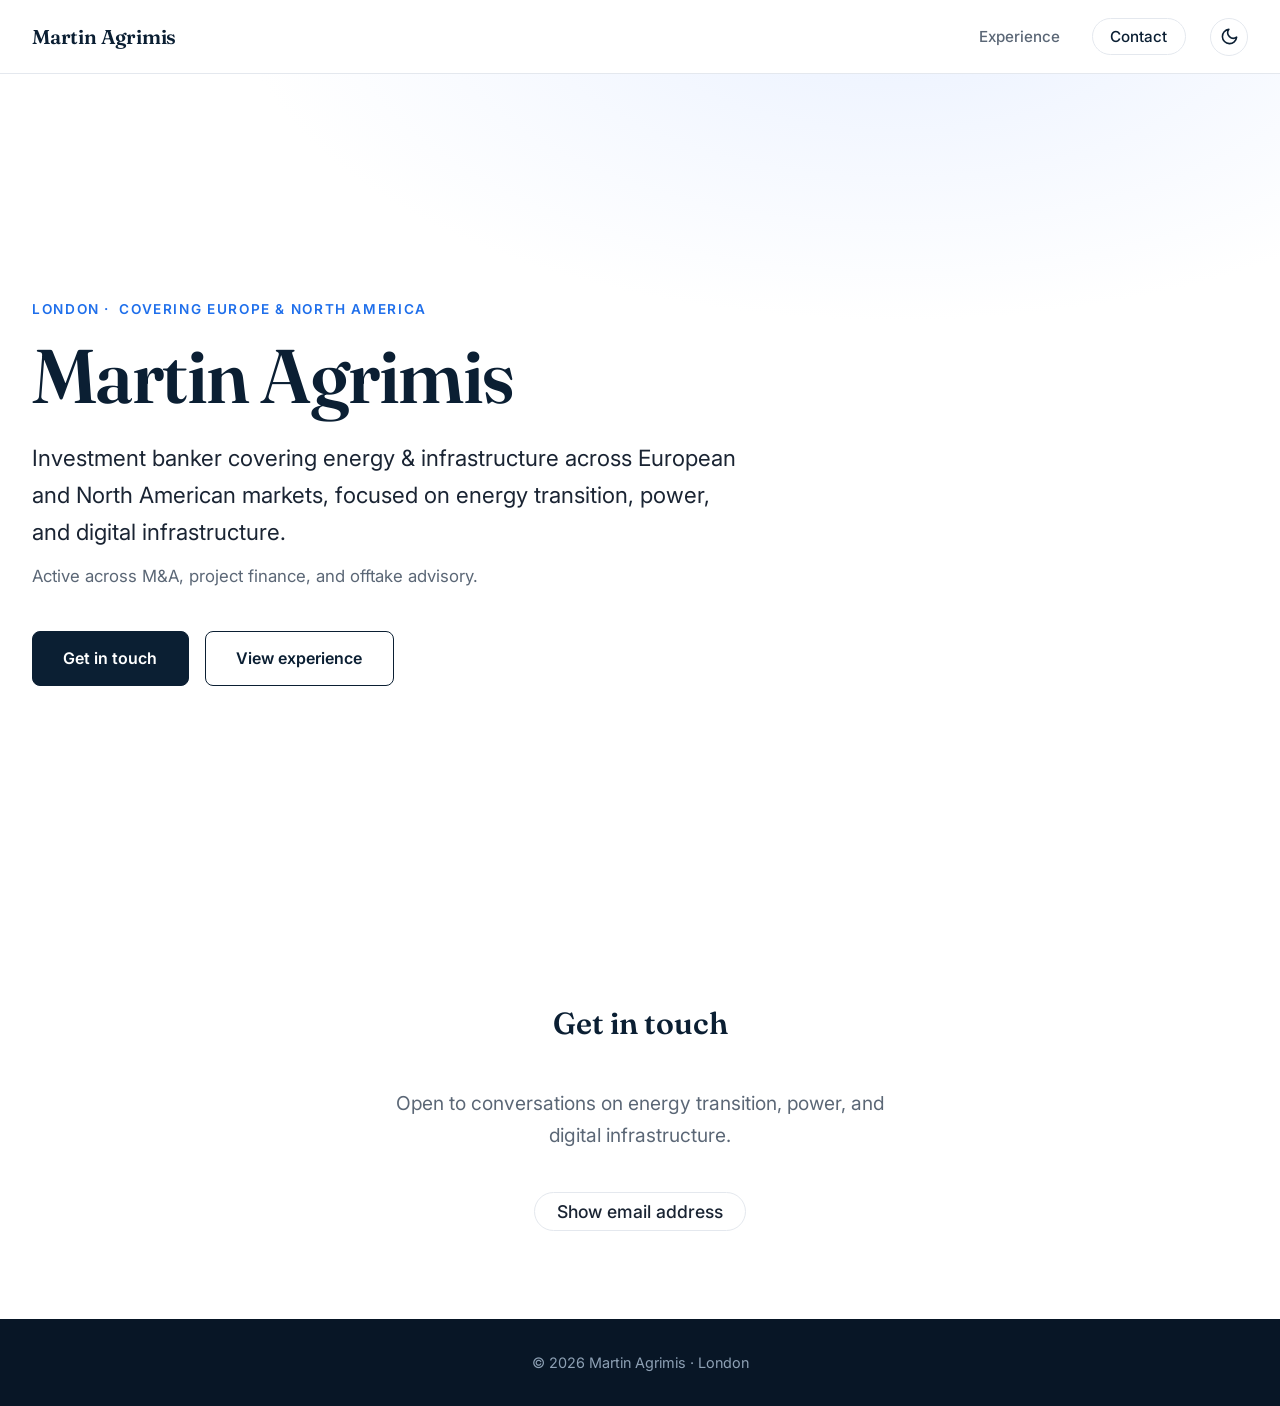
<file: index.html>
<!DOCTYPE html>
<html lang="en">
<head>
  <meta charset="UTF-8" />
  <meta name="viewport" content="width=device-width, initial-scale=1.0" />
  <meta name="theme-color" content="#ffffff" id="theme-color-meta" />
  <title>Martin Agrimis</title>
  <link rel="icon" href="data:image/svg+xml,<svg xmlns='http://www.w3.org/2000/svg' viewBox='0 0 100 100'><text y='.9em' font-size='90'>⚡</text></svg>" />
  <meta name="description" content="Martin Agrimis — investment banker covering energy, power, and digital infrastructure across European and North American markets." />

  <!-- Open Graph / social link previews (iMessage, Slack, LinkedIn, etc.) -->
  <meta property="og:type" content="website" />
  <meta property="og:site_name" content="Martin Agrimis" />
  <meta property="og:title" content="Martin Agrimis" />
  <meta property="og:description" content="Investment banker covering energy & infrastructure across European and North American markets — energy transition, power, and digital infrastructure." />
  <meta property="og:url" content="https://www.martinagrimis.com/" />
  <meta property="og:image" content="https://www.martinagrimis.com/og-image.jpg" />
  <meta property="og:image:width" content="1200" />
  <meta property="og:image:height" content="630" />
  <meta property="og:image:alt" content="Martin Agrimis — Energy & Infrastructure Finance" />
  <meta name="twitter:card" content="summary_large_image" />
  <meta name="twitter:title" content="Martin Agrimis" />
  <meta name="twitter:description" content="Investment banker — energy, power & digital infrastructure." />
  <meta name="twitter:image" content="https://www.martinagrimis.com/og-image.jpg" />
  <link rel="preconnect" href="https://fonts.googleapis.com" />
  <link rel="preconnect" href="https://fonts.gstatic.com" crossorigin />
  <link href="https://fonts.googleapis.com/css2?family=Fraunces:opsz,wght@9..144,500;9..144,600&family=Inter:wght@400;500;600;700&display=swap" rel="stylesheet" />
  <link rel="stylesheet" href="styles.css" />
  <script>
    // Set theme before paint to avoid a flash of the wrong theme
    (function () {
      var saved = localStorage.getItem("theme");
      var theme = saved || (window.matchMedia("(prefers-color-scheme: dark)").matches ? "dark" : "light");
      document.documentElement.setAttribute("data-theme", theme);
      var m = document.getElementById("theme-color-meta");
      if (m) m.setAttribute("content", theme === "dark" ? "#0d1117" : "#ffffff");
    })();
  </script>
</head>
<body>
  <header>
    <nav class="navbar">
      <a href="#top" class="nav-logo">Martin Agrimis</a>
      <div class="nav-right">
        <ul class="nav-links" id="nav-links">
          <li><a href="about.html">Experience</a></li>
          <li><a href="#contact" class="nav-cta">Contact</a></li>
        </ul>
        <button class="theme-toggle" id="theme-toggle" aria-label="Toggle dark mode">
          <svg class="icon-moon" viewBox="0 0 24 24" fill="none" stroke="currentColor" stroke-width="2" stroke-linecap="round" stroke-linejoin="round" aria-hidden="true">
            <path d="M21 12.79A9 9 0 1 1 11.21 3 7 7 0 0 0 21 12.79z" />
          </svg>
          <svg class="icon-sun" viewBox="0 0 24 24" fill="none" stroke="currentColor" stroke-width="2" stroke-linecap="round" stroke-linejoin="round" aria-hidden="true">
            <circle cx="12" cy="12" r="4" />
            <path d="M12 2v2M12 20v2M4.93 4.93l1.41 1.41M17.66 17.66l1.41 1.41M2 12h2M20 12h2M6.34 17.66l-1.41 1.41M19.07 4.93l-1.41 1.41" />
          </svg>
        </button>
        <button class="nav-toggle" id="nav-toggle" aria-label="Toggle navigation" aria-expanded="false">
          <span></span><span></span><span></span>
        </button>
      </div>
    </nav>
  </header>

  <main id="top">
    <!-- Hero -->
    <section class="hero">
      <div class="hero-content">
        <p class="eyebrow">London<span class="eyebrow-coverage">&nbsp;·&nbsp; covering Europe &amp; North America</span></p>
        <h1>Martin Agrimis</h1>
        <p class="hero-subtitle">Investment banker covering energy &amp; infrastructure across European and North American markets, focused on energy transition, power, and digital&nbsp;infrastructure.</p>
        <p class="hero-tagline">Active across M&amp;A, project finance, and offtake advisory.</p>
        <div class="hero-actions">
          <a href="#contact" class="btn">Get in touch</a>
          <a href="about.html" class="btn btn-secondary">View experience</a>
        </div>
      </div>
    </section>

    <!-- Contact -->
    <section id="contact" class="section section-contact">
      <div class="section-inner">
        <h2 class="section-title">Get in touch</h2>
        <p class="contact-lead">
          Open to conversations on energy transition, power, and digital infrastructure.
        </p>
        <div class="contact-links">
          <button type="button" class="contact-reveal" id="email-reveal" data-user="magrimis" data-domain="gmail.com">
            Show email address
          </button>
        </div>
      </div>
    </section>
  </main>

  <footer class="footer">
    <p>&copy; <span id="year"></span> Martin Agrimis · London</p>
  </footer>

  <script src="script.js"></script>
</body>
</html>
</file>
<file: styles.css>
/* ===== Base / Reset ===== */
* {
  margin: 0;
  padding: 0;
  box-sizing: border-box;
}

:root {
  --navy: #0b1f33;
  --navy-deep: #081626;
  --accent: #1f6feb;
  --accent-soft: #e8f0fe;
  --text: #1a2433;
  --muted: #5b6776;
  --line: #e4e8ee;
  --bg: #ffffff;
  --bg-alt: #f7f9fc;
  --max: 1280px;
}

/* ===== Dark theme ===== */
[data-theme="dark"] {
  --accent: #4d8cf0;
  --accent-soft: #16243d;
  --text: #e6ebf2;
  --muted: #9aa7b8;
  --line: #243447;
  --bg: #0d1117;
  --bg-alt: #131a24;
  /* --navy drives headings/logo/buttons — go light in dark mode */
  --navy: #f1f5fa;
  --navy-deep: #060c14;
}

html {
  scroll-behavior: smooth;
  background-color: var(--bg);
}

body {
  transition: background-color 0.3s ease, color 0.3s ease;
}

body {
  font-family: "Inter", -apple-system, BlinkMacSystemFont, "Segoe UI", Roboto, sans-serif;
  color: var(--text);
  background-color: var(--bg);
  line-height: 1.65;
  -webkit-font-smoothing: antialiased;
}

a {
  text-decoration: none;
  color: inherit;
}

.muted {
  color: var(--muted);
  font-weight: 400;
}

/* ===== Navbar ===== */
.navbar {
  position: sticky;
  top: 0;
  z-index: 50;
  display: flex;
  align-items: center;
  justify-content: space-between;
  padding: 1.1rem 2rem;
  background-color: rgba(255, 255, 255, 0.85);
  backdrop-filter: blur(10px);
  border-bottom: 1px solid var(--line);
}

.nav-logo {
  font-family: "Fraunces", serif;
  font-size: 1.25rem;
  font-weight: 600;
  letter-spacing: -0.01em;
  color: var(--navy);
}

.nav-links {
  display: flex;
  align-items: center;
  gap: 2rem;
  list-style: none;
}

.nav-links a {
  font-size: 0.95rem;
  font-weight: 500;
  color: var(--muted);
  transition: color 0.2s ease;
}

.nav-links a:hover {
  color: var(--accent);
}

.nav-cta {
  padding: 0.5rem 1.1rem;
  border: 1px solid var(--line);
  border-radius: 999px;
  color: var(--navy) !important;
  transition: all 0.2s ease;
}

.nav-cta:hover {
  background-color: var(--navy);
  color: #fff !important;
  border-color: var(--navy);
}

.nav-toggle {
  display: none;
  flex-direction: column;
  gap: 5px;
  background: none;
  border: none;
  cursor: pointer;
  padding: 4px;
}

.nav-toggle span {
  display: block;
  width: 24px;
  height: 2px;
  background-color: var(--navy);
  transition: transform 0.25s ease, opacity 0.25s ease;
}

.nav-right {
  display: flex;
  align-items: center;
  gap: 1.5rem;
}

/* ===== Theme toggle ===== */
.theme-toggle {
  display: inline-flex;
  align-items: center;
  justify-content: center;
  width: 38px;
  height: 38px;
  border: 1px solid var(--line);
  border-radius: 999px;
  background-color: transparent;
  color: var(--navy);
  cursor: pointer;
  transition: background-color 0.2s ease, color 0.2s ease, border-color 0.2s ease;
}

.theme-toggle:hover {
  background-color: var(--accent-soft);
  border-color: var(--accent);
  color: var(--accent);
}

.theme-toggle svg {
  width: 19px;
  height: 19px;
}

.theme-toggle .icon-sun {
  display: none;
}

[data-theme="dark"] .theme-toggle .icon-moon {
  display: none;
}

[data-theme="dark"] .theme-toggle .icon-sun {
  display: block;
}

/* Dark-mode overrides where --navy would otherwise be a light value */
[data-theme="dark"] .navbar {
  background-color: rgba(13, 17, 23, 0.85);
}

[data-theme="dark"] .btn {
  background-color: var(--accent);
  border-color: var(--accent);
  color: #fff;
}

[data-theme="dark"] .btn:hover {
  background-color: #3a7ce0;
}

[data-theme="dark"] .btn-secondary {
  background-color: transparent;
  color: var(--text);
}

[data-theme="dark"] .btn-secondary:hover {
  background-color: var(--accent-soft);
}

[data-theme="dark"] .nav-cta {
  color: var(--text) !important;
}

[data-theme="dark"] .nav-cta:hover {
  background-color: var(--accent);
  border-color: var(--accent);
  color: #fff !important;
}

[data-theme="dark"] .hero {
  background: radial-gradient(1200px 600px at 70% -10%, #16243d 0%, var(--bg) 55%);
}

[data-theme="dark"] .skill-card {
  background-color: var(--bg-alt);
}

/* ===== Hero ===== */
.hero {
  display: flex;
  align-items: center;
  min-height: calc(100vh - 64px);
  padding: 4rem 2rem;
  background: radial-gradient(1200px 600px at 70% -10%, #eaf1ff 0%, var(--bg) 55%);
}

.hero-content {
  max-width: var(--max);
  margin: 0 auto;
  width: 100%;
}

.eyebrow {
  font-size: 0.85rem;
  font-weight: 600;
  letter-spacing: 0.12em;
  text-transform: uppercase;
  color: var(--accent);
  margin-bottom: 1rem;
}

.hero-content h1 {
  font-family: "Fraunces", serif;
  font-size: clamp(2.75rem, 7vw, 4.75rem);
  font-weight: 600;
  line-height: 1.05;
  letter-spacing: -0.02em;
  color: var(--navy);
  margin-bottom: 1.5rem;
}

.hero-subtitle {
  font-size: clamp(1.1rem, 2.2vw, 1.4rem);
  color: var(--text);
  max-width: 720px;
  margin-bottom: 0.75rem;
}

.hero-tagline {
  font-size: 1.05rem;
  color: var(--muted);
  margin-bottom: 2.5rem;
}

.hero-actions {
  display: flex;
  flex-wrap: wrap;
  gap: 1rem;
}

/* ===== Buttons ===== */
.btn {
  display: inline-block;
  padding: 0.85rem 1.9rem;
  font-size: 1rem;
  font-weight: 600;
  color: #fff;
  background-color: var(--navy);
  border: 1px solid var(--navy);
  border-radius: 8px;
  cursor: pointer;
  transition: transform 0.1s ease, background-color 0.2s ease;
}

.btn:hover {
  background-color: var(--navy-deep);
}

.btn:active {
  transform: translateY(1px);
}

.btn-secondary {
  background-color: transparent;
  color: var(--navy);
}

.btn-secondary:hover {
  background-color: var(--accent-soft);
}

/* ===== Sections ===== */
.section {
  padding: 5.5rem 2rem;
}

.section-alt {
  background-color: var(--bg-alt);
}

.section-inner {
  max-width: var(--max);
  margin: 0 auto;
}

.section-title {
  font-family: "Fraunces", serif;
  font-size: 1.9rem;
  font-weight: 600;
  color: var(--navy);
  margin-bottom: 2.5rem;
}

.about-grid {
  display: flex;
  align-items: stretch;
  gap: 2.5rem;
  font-size: 1.15rem;
  color: var(--text);
}

.about-text {
  flex: 1 1 0;
  min-width: 0;
}

.about-text p {
  margin-bottom: 1.25rem;
}

.about-text p:last-child {
  margin-bottom: 0;
}

/* A div stretches reliably to the text height in flex (an <img> does not),
   so the frame sets the size and the image fills it via object-fit. */
.about-photo-frame {
  flex: 1 1 0;
  min-width: 0;
  align-self: stretch;
  min-height: 300px;
  position: relative;
  overflow: hidden;
  border-radius: 12px;
  border: 1px solid var(--line);
}

.about-photo {
  position: absolute;
  inset: 0;
  width: 100%;
  height: 100%;
  object-fit: cover;
  object-position: center 20%;
  display: block;
}

/* ===== Experience / Timeline ===== */
.timeline {
  display: grid;
  gap: 3rem;
}

.job {
  border-left: 2px solid var(--line);
  padding-left: 1.75rem;
  position: relative;
}

.job::before {
  content: "";
  position: absolute;
  left: -7px;
  top: 6px;
  width: 12px;
  height: 12px;
  border-radius: 50%;
  background-color: var(--accent);
}

.job-head {
  display: flex;
  flex-wrap: wrap;
  justify-content: space-between;
  align-items: baseline;
  gap: 0.5rem 1.5rem;
  margin-bottom: 1rem;
}

.job-title {
  font-size: 1.25rem;
  font-weight: 700;
  color: var(--navy);
}

.job-title-prev {
  font-weight: 500;
  color: var(--muted);
  font-size: 1rem;
}

.job-company {
  font-size: 1rem;
  color: var(--accent);
  font-weight: 500;
}

.job-dates {
  font-size: 0.9rem;
  font-weight: 500;
  color: var(--muted);
  white-space: nowrap;
}

.job-summary {
  color: var(--text);
  margin-bottom: 1.25rem;
}

.deal-group-label {
  font-size: 0.8rem;
  font-weight: 600;
  letter-spacing: 0.08em;
  text-transform: uppercase;
  color: var(--muted);
  margin: 1.5rem 0 0.75rem;
}

.deals {
  list-style: none;
  display: grid;
  gap: 1rem;
}

.deals li {
  position: relative;
  padding-left: 1.25rem;
  color: var(--text);
  font-size: 0.98rem;
}

.deals li::before {
  content: "";
  position: absolute;
  left: 0;
  top: 0.7rem;
  width: 6px;
  height: 6px;
  border-radius: 50%;
  background-color: var(--accent);
}

.deals strong {
  color: var(--navy);
}

/* ===== Skills ===== */
.skills-grid {
  display: grid;
  grid-template-columns: repeat(auto-fit, minmax(220px, 1fr));
  gap: 1.5rem;
}

.skill-card {
  background-color: var(--bg);
  border: 1px solid var(--line);
  border-radius: 12px;
  padding: 1.75rem;
}

.skill-card h3 {
  font-size: 1.05rem;
  color: var(--navy);
  margin-bottom: 1rem;
}

.skill-card ul {
  list-style: none;
  display: grid;
  gap: 0.5rem;
}

.skill-card li {
  color: var(--text);
  font-size: 0.98rem;
}

/* ===== Contact ===== */
.section-contact {
  text-align: center;
}

.section-contact .section-title {
  justify-content: center;
}

.contact-lead {
  font-size: 1.2rem;
  color: var(--muted);
  max-width: 540px;
  margin: 0 auto 2.5rem;
}

.contact-links {
  display: flex;
  flex-wrap: wrap;
  gap: 1rem 2.5rem;
  justify-content: center;
}

.contact-link {
  font-size: 1.1rem;
  font-weight: 500;
  color: var(--text);
  border-bottom: 1px solid var(--line);
  padding-bottom: 2px;
  transition: border-color 0.2s ease, color 0.2s ease;
}

.contact-link:hover {
  color: var(--accent);
  border-color: var(--accent);
}

.contact-reveal {
  font-family: inherit;
  font-size: 1.1rem;
  font-weight: 500;
  color: var(--text);
  background: none;
  border: 1px solid var(--line);
  border-radius: 999px;
  padding: 0.5rem 1.4rem;
  cursor: pointer;
  transition: border-color 0.2s ease, color 0.2s ease;
}

.contact-reveal:hover {
  color: var(--accent);
  border-color: var(--accent);
}

/* Back-to-home button row on the detail page */
.section-back .section-inner {
  display: flex;
  flex-wrap: wrap;
  gap: 1rem;
  justify-content: center;
}

/* ===== Footer ===== */
.footer {
  text-align: center;
  padding: 2rem;
  background-color: var(--navy-deep);
  color: #8da0b4;
  font-size: 0.9rem;
}

/* ===== Responsive ===== */
@media (max-width: 720px) {
  /* Hero eyebrow reads just "London" on phones. The full line
     ("London · covering Europe & North America") measures ~400px at this size
     and letter-spacing, while the widest phone text column is ~342px — so it
     wrapped to two ragged lines on every handset. Desktop fits it on one line. */
  .eyebrow-coverage {
    display: none;
  }

  .nav-toggle {
    display: flex;
  }

  .nav-links {
    position: absolute;
    top: 100%;
    left: 0;
    right: 0;
    flex-direction: column;
    align-items: flex-start;
    gap: 1.25rem;
    padding: 1.5rem 2rem;
    background-color: var(--bg);
    border-bottom: 1px solid var(--line);
    transform: translateY(-150%);
    transition: transform 0.3s ease;
  }

  .nav-links.open {
    transform: translateY(0);
  }

  .section {
    padding: 4rem 1.5rem;
  }

  .hero {
    padding: 3rem 1.5rem;
  }

  .job-dates {
    white-space: normal;
  }

  .about-grid {
    flex-direction: column-reverse;
    gap: 1.5rem;
  }

  /* Full-width headshot above the text on mobile */
  .about-photo-frame {
    flex: none;
    width: 100%;
    align-self: stretch;
    min-height: 0;
    aspect-ratio: 4 / 3;
  }

  /* Collapsible deal groups — mobile only */
  .deal-group-label {
    display: flex;
    align-items: center;
    justify-content: space-between;
    gap: 1rem;
    cursor: pointer;
    user-select: none;
    margin: 1rem 0 0;
    padding: 0.65rem 0;
    border-bottom: 1px solid var(--line);
  }

  .deal-group-label::after {
    content: "";
    flex: none;
    width: 9px;
    height: 9px;
    border-right: 2px solid var(--muted);
    border-bottom: 2px solid var(--muted);
    transform: rotate(45deg);
    transition: transform 0.2s ease;
  }

  .deal-group-label.open::after {
    transform: rotate(-135deg);
  }

  .deals {
    display: none;
    padding-top: 0.85rem;
  }

  .deals.open {
    display: grid;
  }
}
</file>
